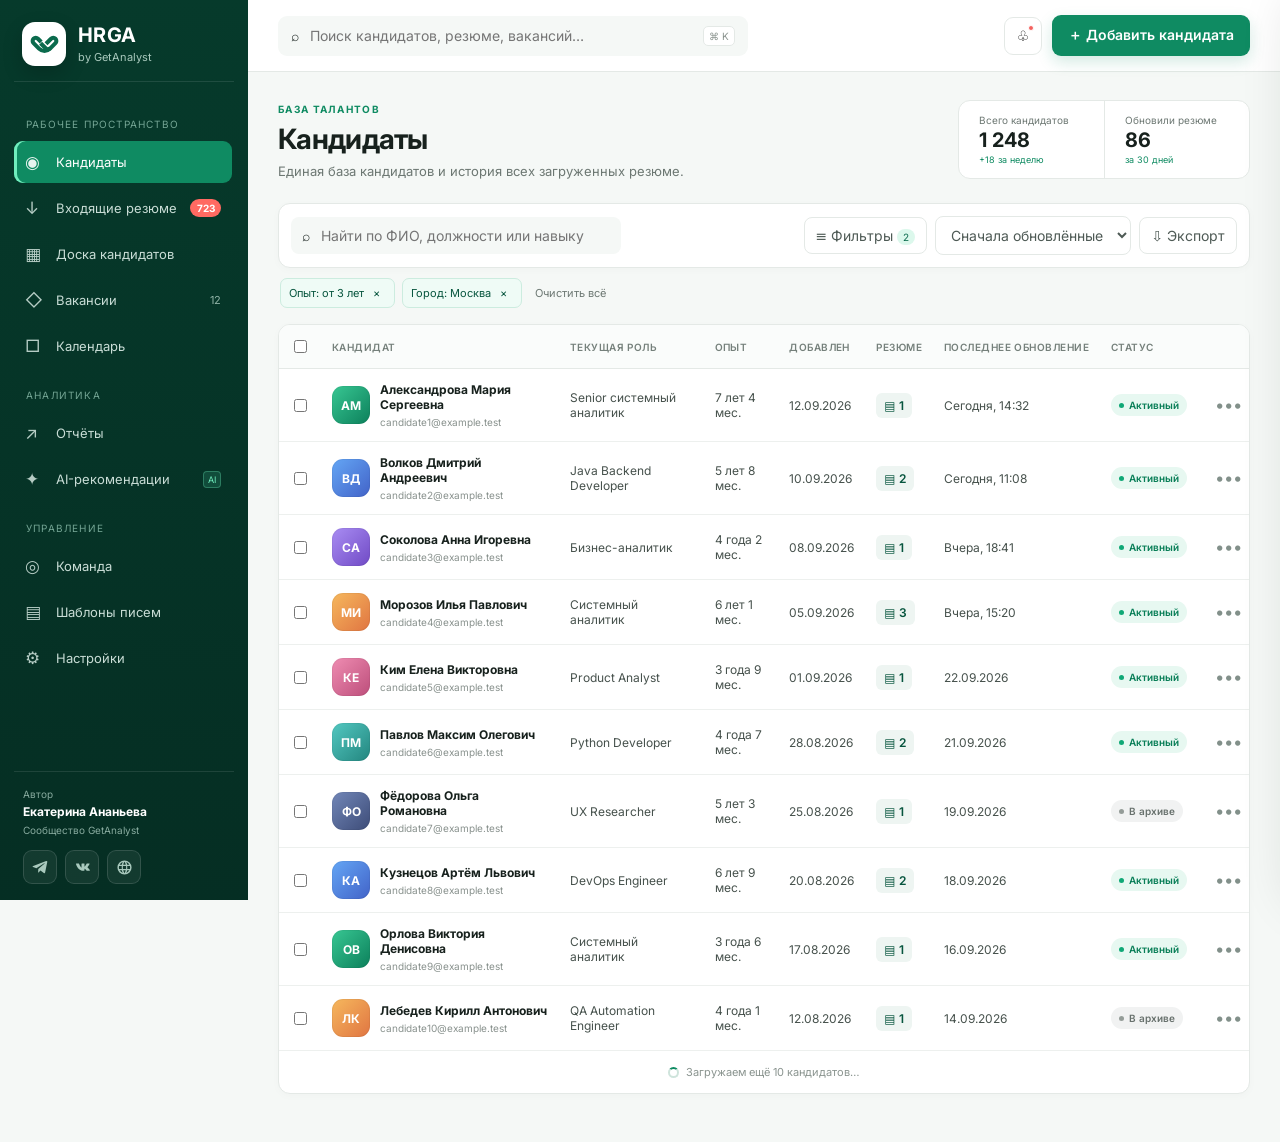
<file: index.html>
<!doctype html>
<html lang="ru">
<head>
  <meta charset="UTF-8">
  <meta name="viewport" content="width=device-width, initial-scale=1.0">
  <meta name="description" content="HRGA — интерактивный прототип ATS-системы GetAnalyst">
  <title>HRGA — ATS от GetAnalyst</title>
  <link rel="preconnect" href="https://fonts.googleapis.com">
  <link rel="preconnect" href="https://fonts.gstatic.com" crossorigin>
  <link href="https://fonts.googleapis.com/css2?family=Inter:wght@400;500;600;700&display=swap" rel="stylesheet">
  <link rel="stylesheet" href="styles.css">
</head>
<body>
  <div class="app-shell">
    <aside class="sidebar" id="sidebar">
      <div class="brand">
        <span class="brand-icon" aria-hidden="true">
          <svg class="brand-mark" viewBox="0 0 48 32">
            <path d="M13.2 26.4 4.8 18a8 8 0 0 1 0-11.3 8 8 0 0 1 11.3 0l5 5-4.5 4.5-5-5a1.65 1.65 0 0 0-2.3 0 1.65 1.65 0 0 0 0 2.3l8.4 8.4a8.9 8.9 0 0 0 12.6 0l8.4-8.4a1.65 1.65 0 0 0 0-2.3 1.65 1.65 0 0 0-2.3 0l-7.8 7.8-4.5-4.5 7.8-7.8a8 8 0 0 1 11.3 0 8 8 0 0 1 0 11.3l-8.4 8.4a15.25 15.25 0 0 1-21.6 0Z"/>
            <path d="m15.7 18.1 4.5-4.5 7.8 7.8a1.65 1.65 0 0 0 2.3 0l4.5 4.5a8 8 0 0 1-11.3 0l-7.8-7.8Z"/>
          </svg>
        </span>
        <div>
          <strong>HRGA</strong>
          <span>by GetAnalyst</span>
        </div>
      </div>

      <nav class="nav" aria-label="Основная навигация">
        <p class="nav-label">Рабочее пространство</p>
        <button class="nav-item active" data-view="candidates">
          <span class="nav-icon">◉</span><span>Кандидаты</span>
        </button>
        <button class="nav-item" data-view="inbox">
          <span class="nav-icon">↓</span><span>Входящие резюме</span><b class="nav-badge" id="inboxBadge">723</b>
        </button>
        <button class="nav-item" data-view="board">
          <span class="nav-icon">▦</span><span>Доска кандидатов</span>
        </button>
        <button class="nav-item" data-view="vacancies">
          <span class="nav-icon">◇</span><span>Вакансии</span><em>12</em>
        </button>
        <button class="nav-item" data-view="calendar">
          <span class="nav-icon">□</span><span>Календарь</span>
        </button>

        <p class="nav-label">Аналитика</p>
        <button class="nav-item" data-view="reports">
          <span class="nav-icon">↗</span><span>Отчёты</span>
        </button>
        <button class="nav-item" data-view="ai">
          <span class="nav-icon">✦</span><span>AI-рекомендации</span><i class="beta">AI</i>
        </button>

        <p class="nav-label">Управление</p>
        <button class="nav-item" data-view="team">
          <span class="nav-icon">◎</span><span>Команда</span>
        </button>
        <button class="nav-item" data-view="templates">
          <span class="nav-icon">▤</span><span>Шаблоны писем</span>
        </button>
        <button class="nav-item" data-view="settings">
          <span class="nav-icon">⚙</span><span>Настройки</span>
        </button>
      </nav>

      <footer class="sidebar-footer">
        <div class="sidebar-credit">
          <span>Автор</span>
          <strong>Екатерина Ананьева</strong>
          <span>Сообщество GetAnalyst</span>
        </div>
        <div class="social-links" aria-label="Ссылки GetAnalyst">
          <a href="https://t.me/getanalysts" target="_blank" rel="noopener noreferrer" aria-label="Telegram GetAnalyst" title="Telegram">
            <svg viewBox="0 0 24 24" aria-hidden="true"><path d="M21.7 3.4 18.5 19c-.2 1.1-.9 1.4-1.8.9l-4.8-3.5-2.3 2.2c-.3.3-.5.5-1 .5l.3-4.9 8.9-8c.4-.3-.1-.5-.6-.2l-11 6.9-4.7-1.5c-1-.3-1-1 .2-1.5L20 2.8c.8-.3 1.6.2 1.3.6Z"/></svg>
          </a>
          <a href="https://vk.com/getanalyst" target="_blank" rel="noopener noreferrer" aria-label="ВКонтакте GetAnalyst" title="ВКонтакте">
            <svg viewBox="0 0 24 24" aria-hidden="true"><path d="M3.4 6.3h3.1c.3 0 .5.2.6.5.7 2.1 1.8 3.9 3 5.2.2.2.5.1.5-.2V7c0-.4.2-.7.6-.7h3c.4 0 .6.2.6.6v3.4c0 .4.2.5.5.2 1.1-1.1 2-2.7 2.5-3.8.1-.3.3-.4.6-.4h3.1c.6 0 .8.3.5.8-.7 1.4-1.7 2.9-2.8 4.1-.3.3-.3.6 0 .9 1.2 1.1 2.4 2.4 3.1 3.6.3.5.1.8-.5.8h-3.5c-.3 0-.5-.1-.7-.4-.7-.9-1.4-1.7-2.3-2.4-.3-.2-.5-.1-.5.3v1.9c0 .4-.2.6-.6.6h-1.4C8.3 16.5 5 13.6 2.8 7c-.2-.4 0-.7.6-.7Z"/></svg>
          </a>
          <a href="https://getanalyst.ru" target="_blank" rel="noopener noreferrer" aria-label="Сайт GetAnalyst" title="Сайт GetAnalyst">
            <svg viewBox="0 0 24 24" aria-hidden="true"><path d="M12 2a10 10 0 1 0 0 20 10 10 0 0 0 0-20Zm6.9 6h-3.1a15.7 15.7 0 0 0-1.4-3.6A8.1 8.1 0 0 1 18.9 8ZM12 4c.8 1 1.5 2.3 1.8 4h-3.6C10.5 6.3 11.2 5 12 4ZM4.3 14a8 8 0 0 1 0-4h3.9a16 16 0 0 0 0 4H4.3Zm.8 2h3.1c.3 1.4.8 2.6 1.4 3.6A8.1 8.1 0 0 1 5.1 16ZM8.2 8H5.1a8.1 8.1 0 0 1 4.5-3.6A15.7 15.7 0 0 0 8.2 8ZM12 20c-.8-1-1.5-2.3-1.8-4h3.6c-.3 1.7-1 3-1.8 4Zm2.2-6H9.8a14.6 14.6 0 0 1 0-4h4.4a14.6 14.6 0 0 1 0 4Zm.2 5.6c.6-1 1.1-2.2 1.4-3.6h3.1a8.1 8.1 0 0 1-4.5 3.6Zm1.4-5.6a16 16 0 0 0 0-4h3.9a8 8 0 0 1 0 4h-3.9Z"/></svg>
          </a>
        </div>
      </footer>
    </aside>

    <div class="mobile-overlay" id="mobileOverlay"></div>

    <main class="main">
      <header class="topbar">
        <button class="mobile-menu" id="mobileMenu" aria-label="Открыть меню">☰</button>
        <label class="global-search">
          <span>⌕</span>
          <input type="search" id="globalSearch" placeholder="Поиск кандидатов, резюме, вакансий…">
          <kbd>⌘ K</kbd>
        </label>
        <div class="top-actions">
          <button class="icon-button" aria-label="Уведомления">♧<span></span></button>
          <button class="primary-button" id="addCandidate">＋ Добавить кандидата</button>
        </div>
      </header>

      <section class="view active" id="candidatesView">
        <div class="page-header">
          <div>
            <div class="eyebrow">База талантов</div>
            <h1>Кандидаты</h1>
            <p>Единая база кандидатов и история всех загруженных резюме.</p>
          </div>
          <div class="header-stats">
            <div><span>Всего кандидатов</span><strong>1 248</strong><small>+18 за неделю</small></div>
            <div><span>Обновили резюме</span><strong>86</strong><small>за 30 дней</small></div>
          </div>
        </div>

        <div class="toolbar card">
          <label class="table-search"><span>⌕</span><input id="candidateSearch" placeholder="Найти по ФИО, должности или навыку"></label>
          <div class="toolbar-actions">
            <button class="filter-button">≡ Фильтры <span>2</span></button>
            <select aria-label="Сортировка"><option>Сначала обновлённые</option><option>По опыту</option><option>По дате добавления</option></select>
            <button class="ghost-button">⇩ Экспорт</button>
          </div>
        </div>

        <div class="active-filters">
          <span>Опыт: от 3 лет <button>×</button></span>
          <span>Город: Москва <button>×</button></span>
          <button class="clear-filters">Очистить всё</button>
        </div>

        <div class="table-card card">
          <div class="table-wrap">
            <table>
              <thead>
                <tr>
                  <th class="checkbox-col"><input type="checkbox" aria-label="Выбрать всех"></th>
                  <th>Кандидат</th>
                  <th>Текущая роль</th>
                  <th>Опыт</th>
                  <th>Добавлен</th>
                  <th>Резюме</th>
                  <th>Последнее обновление</th>
                  <th>Статус</th>
                  <th></th>
                </tr>
              </thead>
              <tbody id="candidateRows"></tbody>
            </table>
          </div>
          <div class="load-status" id="loadStatus"><span class="spinner"></span> Прокрутите ниже, чтобы загрузить ещё</div>
        </div>
      </section>

      <section class="view" id="inboxView">
        <div class="page-header">
          <div>
            <div class="eyebrow">Новые отклики</div>
            <h1>Входящие резюме <span class="title-badge" id="titleBadge">723 новых</span></h1>
            <p>Новые резюме из карьерного сайта, job-площадок и почты.</p>
          </div>
          <div class="inbox-summary card">
            <span class="pulse-dot"></span>
            <div><strong>AI-анализ работает</strong><span>18 резюме обрабатываются прямо сейчас</span></div>
          </div>
        </div>

        <div class="toolbar card">
          <label class="table-search"><span>⌕</span><input id="resumeSearch" placeholder="Поиск по кандидату или вакансии"></label>
          <div class="toolbar-actions">
            <button class="ghost-button" id="markAllRead">✓ Отметить все прочитанными</button>
            <button class="filter-button">≡ Фильтры</button>
          </div>
        </div>

        <div class="inbox-tabs">
          <button class="active">Все <span>723</span></button>
          <button>Новые <span>723</span></button>
          <button>AI-оценка готова <span>681</span></button>
          <button>На обработке <span>42</span></button>
        </div>

        <div class="table-card card">
          <div class="table-wrap">
            <table>
              <thead>
                <tr>
                  <th class="checkbox-col"><input type="checkbox" aria-label="Выбрать все резюме"></th>
                  <th>Кандидат</th>
                  <th>Вакансия</th>
                  <th>Дата и время отклика</th>
                  <th>Источник</th>
                  <th>Оценка соответствия от AI</th>
                  <th>Статус</th>
                  <th></th>
                </tr>
              </thead>
              <tbody id="resumeRows"></tbody>
            </table>
          </div>
          <div class="table-footer"><span>Показано 10 из 723 резюме</span><div><button disabled>←</button><button class="active">1</button><button>2</button><button>3</button><button>…</button><button>73</button><button>→</button></div></div>
        </div>
      </section>

      <section class="view placeholder-view" id="placeholderView">
        <div class="placeholder-card card">
          <div class="placeholder-icon">✓</div>
          <h2 id="placeholderTitle">Раздел</h2>
          <p>Раздел уже предусмотрен в навигации HRGA и готов к дальнейшему наполнению.</p>
          <button class="primary-button" data-view="candidates">Вернуться к кандидатам</button>
        </div>
      </section>
    </main>
  </div>

  <div class="drawer-backdrop" id="drawerBackdrop"></div>
  <aside class="drawer" id="drawer" aria-hidden="true">
    <div class="drawer-top"><span id="drawerKicker">Карточка кандидата</span><button id="closeDrawer" aria-label="Закрыть">×</button></div>
    <div id="drawerContent"></div>
  </aside>

  <div class="toast" id="toast"><span>✓</span><b id="toastText">Готово</b></div>
  <script src="app.js"></script>
</body>
</html>
</file>
<file: styles.css>
:root {
  --green-950:#063a2b;
  --green-900:#07553e;
  --green-800:#0b6b4d;
  --green-700:#0f8b62;
  --green-600:#12a675;
  --green-500:#22c58b;
  --green-100:#dcf8ec;
  --green-50:#effbf6;
  --ink:#17211d;
  --muted:#6c7772;
  --line:#e4e9e6;
  --surface:#fff;
  --bg:#f5f8f6;
  --warning:#f59e0b;
  --danger:#d34848;
  --purple:#7454d6;
  --shadow:0 16px 40px rgba(18,52,40,.09);
}
*{box-sizing:border-box}
html{scroll-behavior:smooth}
body{margin:0;font-family:Inter,system-ui,-apple-system,sans-serif;color:var(--ink);background:var(--bg);font-size:14px}
button,input,select{font:inherit}
button{cursor:pointer}
.app-shell{min-height:100vh}
.sidebar{position:fixed;inset:0 auto 0 0;width:248px;background:linear-gradient(180deg,var(--green-950),#052e23);color:#fff;padding:22px 14px 16px;z-index:20;display:flex;flex-direction:column}
.brand{height:60px;display:flex;align-items:center;gap:12px;padding:0 8px 16px;border-bottom:1px solid rgba(255,255,255,.1);margin-bottom:18px}
.brand-icon{width:44px;height:44px;border-radius:13px;background:#fff;display:grid;place-items:center;box-shadow:0 8px 20px rgba(0,0,0,.18);flex:0 0 auto}
.brand-mark{width:31px;fill:var(--green-800)}
.brand strong{display:block;font-size:20px;letter-spacing:.4px}.brand span{font-size:11px;color:#a9c9bd}
.nav{display:flex;flex-direction:column;gap:4px;overflow:auto;padding-right:2px}.nav::-webkit-scrollbar{width:4px}.nav::-webkit-scrollbar-thumb{background:#36695a;border-radius:9px}
.nav-label{font-size:10px;text-transform:uppercase;letter-spacing:1.2px;color:#74a594;margin:18px 12px 7px}
.nav-item{border:0;background:transparent;color:#c9ddd6;border-radius:9px;min-height:42px;padding:0 11px;display:grid;grid-template-columns:25px 1fr auto;align-items:center;text-align:left;gap:6px;font-size:13px;transition:.2s}
.nav-item:hover{background:rgba(255,255,255,.07);color:#fff}.nav-item.active{background:var(--green-700);color:#fff;box-shadow:inset 3px 0 #70edbd}
.nav-icon{font-size:17px;opacity:.9}.nav-item em{font-style:normal;color:#8fb2a6;font-size:11px}.nav-badge{background:#ff6a62;color:#fff;min-width:31px;text-align:center;padding:3px 6px;border-radius:999px;font-size:10px}
.beta{font-style:normal;background:rgba(82,223,174,.15);color:#70edbd;border:1px solid rgba(112,237,189,.3);font-size:9px;border-radius:4px;padding:2px 4px}
.sidebar-footer{margin-top:auto;border-top:1px solid rgba(255,255,255,.1);padding:15px 9px 0}
.sidebar-credit span,.sidebar-credit strong{display:block}.sidebar-credit span{font-size:10px;color:#88ab9f;line-height:1.5}.sidebar-credit strong{font-size:12px;color:#fff;margin:2px 0 4px}
.social-links{display:flex;gap:8px;margin-top:12px}.social-links a{width:34px;height:34px;border:1px solid rgba(255,255,255,.13);border-radius:9px;background:rgba(255,255,255,.06);display:grid;place-items:center;color:#a9c9bd;transition:.2s}.social-links a:hover{background:var(--green-700);border-color:var(--green-600);color:#fff;transform:translateY(-1px)}.social-links svg{width:17px;height:17px;fill:currentColor}
.avatar{width:38px;height:38px;border-radius:11px;display:flex;align-items:center;justify-content:center;color:#fff;font-weight:700;font-size:12px;flex:0 0 auto;box-shadow:inset 0 0 0 1px rgba(0,0,0,.05)}
.avatar-green{background:linear-gradient(135deg,#38c793,#0c805b)}.avatar-blue{background:linear-gradient(135deg,#64a6f5,#4263c8)}.avatar-purple{background:linear-gradient(135deg,#a98df3,#704ac5)}.avatar-orange{background:linear-gradient(135deg,#f6b85d,#e07542)}.avatar-pink{background:linear-gradient(135deg,#ef8db2,#bd4e7b)}.avatar-teal{background:linear-gradient(135deg,#53c8c1,#23867f)}.avatar-navy{background:linear-gradient(135deg,#7287b8,#3d4c78)}
.main{margin-left:248px;min-width:0}.topbar{height:72px;background:#fff;border-bottom:1px solid var(--line);padding:0 30px;display:flex;align-items:center;justify-content:space-between;position:sticky;top:0;z-index:10}
.global-search,.table-search{display:flex;align-items:center;gap:9px}.global-search{width:min(470px,45vw);background:var(--bg);border:1px solid transparent;border-radius:9px;padding:9px 12px}.global-search:focus-within{border-color:#b8ddcf;background:#fff}.global-search input,.table-search input{border:0;outline:0;background:transparent;width:100%;color:var(--ink)}.global-search kbd{font:10px Inter;background:#fff;border:1px solid var(--line);border-radius:5px;padding:3px 5px;color:#8b948f;white-space:nowrap}
.top-actions{display:flex;align-items:center;gap:10px}.icon-button{width:38px;height:38px;border:1px solid var(--line);background:#fff;border-radius:9px;position:relative}.icon-button span{position:absolute;width:6px;height:6px;background:#f4615e;border-radius:50%;right:7px;top:7px;border:1px solid #fff}
.primary-button{border:0;background:var(--green-700);color:#fff;border-radius:9px;padding:11px 16px;font-weight:600;box-shadow:0 6px 15px rgba(15,139,98,.18)}.primary-button:hover{background:var(--green-800)}
.view{display:none;padding:28px 30px 48px}.view.active{display:block}.page-header{display:flex;justify-content:space-between;align-items:flex-end;gap:30px;margin-bottom:24px}.eyebrow{text-transform:uppercase;color:var(--green-700);font-size:10px;letter-spacing:1.3px;font-weight:700;margin-bottom:7px}.page-header h1{font-size:28px;margin:0 0 7px;letter-spacing:-.7px}.page-header p{margin:0;color:var(--muted);font-size:13px}
.header-stats{display:flex;background:#fff;border:1px solid var(--line);border-radius:12px}.header-stats>div{padding:13px 20px;min-width:145px}.header-stats>div+div{border-left:1px solid var(--line)}.header-stats span,.header-stats small{display:block}.header-stats span{font-size:10px;color:var(--muted)}.header-stats strong{font-size:20px;line-height:28px}.header-stats small{font-size:9px;color:var(--green-700)}
.card{background:#fff;border:1px solid var(--line);border-radius:12px;box-shadow:0 2px 8px rgba(20,48,38,.025)}
.toolbar{padding:12px;display:flex;align-items:center;justify-content:space-between;gap:12px}.table-search{background:var(--bg);border-radius:8px;padding:9px 11px;min-width:330px}.toolbar-actions{display:flex;gap:8px;align-items:center}.toolbar button,.toolbar select{border:1px solid var(--line);background:#fff;border-radius:8px;padding:9px 11px;color:#4e5a55}.toolbar select{outline:none}.filter-button span{background:var(--green-100);color:var(--green-800);border-radius:99px;padding:2px 6px;font-size:10px}.ghost-button:hover,.filter-button:hover{border-color:#b4d9cb;color:var(--green-800)}
.active-filters{display:flex;gap:7px;align-items:center;margin:10px 2px 16px}.active-filters>span{background:var(--green-50);border:1px solid #ccecdf;color:var(--green-900);padding:6px 8px;border-radius:7px;font-size:11px}.active-filters button{border:0;background:transparent;color:inherit}.clear-filters{color:var(--muted)!important;font-size:11px!important}
.table-card{overflow:hidden}.table-wrap{overflow-x:auto}table{width:100%;border-collapse:collapse;min-width:980px}th{background:#fafcfb;text-align:left;color:#75807b;font-size:10px;font-weight:600;text-transform:uppercase;letter-spacing:.45px;padding:12px 11px;border-bottom:1px solid var(--line);white-space:nowrap}td{padding:13px 11px;border-bottom:1px solid #edf0ee;color:#46514c;font-size:12px;vertical-align:middle}tbody tr{transition:.15s}tbody tr.clickable:hover{background:#f4fbf8;cursor:pointer}tbody tr.unread{background:#f8fcfa}tbody tr.unread td:first-child{box-shadow:inset 3px 0 var(--green-500)}.checkbox-col{width:38px;text-align:center}input[type=checkbox]{accent-color:var(--green-700)}
.candidate-cell{display:flex;align-items:center;gap:10px;min-width:190px}.candidate-cell strong{display:block;color:#17211d;font-size:12px}.candidate-cell span{display:block;color:#89928e;font-size:10px;margin-top:4px}.resume-count{display:inline-flex;align-items:center;gap:5px;background:#eef5f2;color:var(--green-900);padding:5px 8px;border-radius:6px;font-weight:600}.status{display:inline-flex;align-items:center;gap:5px;border-radius:99px;padding:5px 8px;font-size:10px;font-weight:600;white-space:nowrap}.status::before{content:"";width:5px;height:5px;border-radius:50%}.status.active{background:#e7f8f1;color:#087e57}.status.active::before{background:#10a876}.status.archive{background:#f1f2f2;color:#68716d}.status.archive::before{background:#949c98}.status.new{background:#eaf5ff;color:#3471ad}.status.new::before{background:#4f99dd}.status.review{background:#fff4db;color:#9d6810}.status.review::before{background:#edae37}
.row-menu{border:0;background:transparent;color:#82908a;font-size:17px}.load-status{text-align:center;padding:14px;color:#8a948f;font-size:11px}.spinner{display:inline-block;width:11px;height:11px;border:2px solid #cfe4dc;border-top-color:var(--green-700);border-radius:50%;vertical-align:-2px;margin-right:4px}.load-status.loading .spinner{animation:spin .7s linear infinite}@keyframes spin{to{transform:rotate(360deg)}}
.title-badge{font-size:10px;vertical-align:5px;background:#ffebe9;color:#d24f49;border-radius:99px;padding:4px 7px;margin-left:5px;letter-spacing:0}.inbox-summary{display:flex;align-items:center;gap:10px;padding:13px 16px;min-width:290px}.inbox-summary strong,.inbox-summary span{display:block}.inbox-summary strong{font-size:11px}.inbox-summary span{font-size:9px;color:var(--muted);margin-top:3px}.pulse-dot{width:10px;height:10px;background:var(--green-500);border-radius:50%;box-shadow:0 0 0 5px var(--green-100);margin:0 4px}.inbox-tabs{display:flex;gap:4px;border-bottom:1px solid var(--line);margin:14px 0 0;padding:0 4px}.inbox-tabs button{border:0;background:transparent;padding:11px 12px;color:#737d78;font-size:11px;border-bottom:2px solid transparent}.inbox-tabs button.active{color:var(--green-800);border-color:var(--green-700);font-weight:600}.inbox-tabs span{background:#ecf0ee;border-radius:99px;padding:2px 5px;font-size:9px}
.ai-score{display:flex;align-items:center;gap:8px;min-width:130px}.score-ring{--score:80;width:33px;height:33px;border-radius:50%;background:conic-gradient(var(--ring-color,var(--green-600)) calc(var(--score)*1%),#e7ece9 0);display:grid;place-items:center;position:relative;font-size:9px;font-weight:700;color:#26322d}.score-ring::before{content:"";position:absolute;inset:4px;background:#fff;border-radius:50%}.score-ring b{position:relative}.ai-score>span{font-size:10px;color:#59645f}.score-high{--ring-color:#16a774}.score-mid{--ring-color:#e6a52e}.score-low{--ring-color:#d95a5a}.ai-processing{display:flex;align-items:center;gap:8px;color:#7055b4;font-size:10px}.ai-processing .spinner{width:24px;height:24px;border-color:#e7e0f8;border-top-color:#7d5bc7}
.source-tag{background:#f0f3f2;border-radius:5px;padding:4px 6px;font-size:9px;white-space:nowrap}.unread-dot{width:7px;height:7px;border-radius:50%;background:var(--green-500);display:inline-block;margin-right:4px}.table-footer{display:flex;justify-content:space-between;align-items:center;padding:13px 16px;color:var(--muted);font-size:10px}.table-footer div{display:flex;gap:4px}.table-footer button{width:28px;height:28px;border:1px solid var(--line);background:#fff;border-radius:6px;color:#65706b}.table-footer button.active{background:var(--green-700);color:#fff;border-color:var(--green-700)}
.placeholder-view{min-height:70vh;place-items:center}.placeholder-view.active{display:grid}.placeholder-card{text-align:center;padding:52px;max-width:520px}.placeholder-icon{width:52px;height:52px;border-radius:15px;background:var(--green-100);color:var(--green-800);display:grid;place-items:center;margin:0 auto 18px;font-size:25px}.placeholder-card h2{margin:0 0 8px}.placeholder-card p{color:var(--muted);margin:0 0 22px}
.drawer-backdrop{position:fixed;inset:0;background:rgba(4,22,16,.42);z-index:40;opacity:0;pointer-events:none;transition:.25s}.drawer-backdrop.open{opacity:1;pointer-events:auto}.drawer{position:fixed;right:0;top:0;bottom:0;width:min(680px,94vw);background:#fff;z-index:50;transform:translateX(105%);transition:.32s cubic-bezier(.22,.8,.32,1);overflow-y:auto;box-shadow:-20px 0 50px rgba(4,28,19,.14)}.drawer.open{transform:translateX(0)}.drawer-top{position:sticky;top:0;background:rgba(255,255,255,.95);backdrop-filter:blur(10px);height:58px;border-bottom:1px solid var(--line);display:flex;align-items:center;justify-content:space-between;padding:0 25px;z-index:2}.drawer-top span{color:var(--muted);font-size:11px}.drawer-top button{border:0;background:var(--bg);font-size:25px;width:34px;height:34px;border-radius:8px;color:#55615c}.drawer-body{padding:24px 26px 50px}.profile-head{display:flex;align-items:flex-start;gap:15px;padding-bottom:22px;border-bottom:1px solid var(--line)}.profile-head .avatar{width:58px;height:58px;font-size:16px;border-radius:15px}.profile-head h2{font-size:21px;margin:2px 0 5px}.profile-head p{margin:0;color:var(--muted);font-size:12px}.profile-meta{display:flex;gap:8px;flex-wrap:wrap;margin-top:9px}.profile-meta span{background:var(--bg);border:1px solid var(--line);border-radius:6px;padding:5px 7px;font-size:10px;color:#59645f}.drawer-actions{margin-left:auto;display:flex;gap:7px}.drawer-actions button{border:1px solid var(--line);background:#fff;border-radius:8px;padding:8px 10px;color:#55605b}.detail-grid{display:grid;grid-template-columns:1fr 1fr;gap:11px;margin:18px 0}.detail-box{background:#f8faf9;border:1px solid var(--line);border-radius:9px;padding:12px}.detail-box span{display:block;color:var(--muted);font-size:9px;text-transform:uppercase;letter-spacing:.5px;margin-bottom:5px}.detail-box strong{font-size:11px}.section-title{display:flex;justify-content:space-between;align-items:center;margin:24px 0 12px}.section-title h3{font-size:13px;margin:0}.section-title span{color:var(--muted);font-size:10px}.summary-text{font-size:12px;line-height:1.65;color:#48534e}.skill-list{display:flex;gap:6px;flex-wrap:wrap}.skill-list span{background:var(--green-50);border:1px solid #d4eee4;color:var(--green-900);padding:6px 8px;border-radius:6px;font-size:10px}.timeline{border-left:2px solid #dfe7e3;margin-left:5px;padding-left:17px}.timeline-item{position:relative;padding:0 0 18px}.timeline-item::before{content:"";position:absolute;width:8px;height:8px;border-radius:50%;background:var(--green-600);left:-22px;top:4px;box-shadow:0 0 0 4px #e8f7f1}.timeline-item strong{font-size:11px}.timeline-item span{display:block;color:var(--muted);font-size:10px;margin-top:3px}.timeline-item p{font-size:11px;line-height:1.55;margin:8px 0 0;color:#5f6a65}.resume-file{display:flex;align-items:center;gap:10px;border:1px solid var(--line);padding:11px;border-radius:9px;margin-top:8px}.file-icon{width:35px;height:35px;border-radius:8px;background:#ffebe9;color:#d4514b;display:grid;place-items:center;font-size:9px;font-weight:700}.resume-file strong,.resume-file span{display:block}.resume-file strong{font-size:11px}.resume-file span{font-size:9px;color:var(--muted);margin-top:3px}.resume-file button{margin-left:auto;border:0;background:var(--green-50);color:var(--green-800);padding:7px 9px;border-radius:7px;font-size:10px}
.resume-switcher{display:flex;gap:7px}.resume-switcher button{border:1px solid var(--line);background:#fff;border-radius:7px;padding:7px 9px;font-size:10px;color:#58635e}.resume-switcher button.active{background:var(--green-800);color:#fff;border-color:var(--green-800)}.latest-label{display:inline-flex;color:var(--green-800);background:var(--green-100);border-radius:99px;padding:4px 7px;font-size:9px;margin-left:5px}
.ai-panel{border:1px solid #cfe9df;background:linear-gradient(135deg,#f5fcf9,#fff);border-radius:12px;padding:17px;margin:17px 0}.ai-panel.processing{border-color:#ded7f2;background:linear-gradient(135deg,#f8f5ff,#fff)}.ai-heading{display:flex;align-items:center;justify-content:space-between;gap:12px}.ai-heading h3{font-size:13px;margin:0}.big-score{font-size:25px;color:var(--green-800);font-weight:700}.big-score small{font-size:11px;color:var(--muted)}.ai-comment{border-top:1px solid #dcebe5;margin-top:12px;padding-top:12px}.ai-comment p{font-size:11px;line-height:1.6;margin:0 0 9px;color:#46524d}.match-bars{display:grid;grid-template-columns:1fr 1fr;gap:8px;margin-top:12px}.match-bar{background:#fff;border:1px solid var(--line);border-radius:8px;padding:9px}.match-bar span{font-size:9px;color:var(--muted)}.match-bar strong{float:right;font-size:10px}.bar{height:4px;background:#e7ece9;border-radius:9px;margin-top:7px}.bar i{display:block;height:100%;background:var(--green-500);border-radius:9px}.processing-state{text-align:center;padding:30px 15px}.processing-state .spinner{width:35px;height:35px;border-width:3px}.processing-state h3{font-size:13px;margin:13px 0 6px}.processing-state p{font-size:10px;color:var(--muted);margin:0;line-height:1.5}
.toast{position:fixed;bottom:25px;left:50%;transform:translate(-50%,90px);opacity:0;background:#183c30;color:#fff;border-radius:10px;padding:12px 16px;box-shadow:var(--shadow);z-index:90;transition:.25s;display:flex;gap:8px;align-items:center;font-size:11px}.toast.show{transform:translate(-50%,0);opacity:1}.toast span{color:#67e7b7}
.mobile-menu{display:none;border:0;background:transparent;font-size:21px}.mobile-overlay{display:none}
@media (max-width:1050px){.header-stats{display:none}.page-header{align-items:center}.view{padding:24px 20px}.topbar{padding:0 20px}.toolbar{align-items:stretch;flex-direction:column}.table-search{min-width:0}.toolbar-actions{flex-wrap:wrap}.inbox-summary{display:none}}
@media (max-width:760px){.sidebar{transform:translateX(-100%);transition:.25s}.sidebar.open{transform:translateX(0)}.mobile-overlay{display:block;position:fixed;inset:0;background:rgba(0,0,0,.3);z-index:15;opacity:0;pointer-events:none}.mobile-overlay.open{opacity:1;pointer-events:auto}.main{margin-left:0}.mobile-menu{display:block}.topbar{height:62px;gap:10px}.global-search{flex:1;width:auto}.global-search kbd{display:none}.top-actions .icon-button{display:none}.primary-button{font-size:11px;padding:10px}.view{padding:20px 14px}.page-header h1{font-size:24px}.toolbar-actions select{max-width:170px}.active-filters{overflow-x:auto}.detail-grid,.match-bars{grid-template-columns:1fr}.profile-head{flex-wrap:wrap}.drawer-actions{width:100%;margin-left:73px}.table-footer{align-items:flex-start;gap:10px;flex-direction:column}}
@media (max-width:480px){.top-actions .primary-button{font-size:0;width:38px;height:38px;padding:0}.top-actions .primary-button::first-letter{font-size:18px}.global-search input::placeholder{color:transparent}.page-header{align-items:flex-start}.title-badge{display:inline-block}.toolbar-actions{display:grid;grid-template-columns:1fr 1fr}.toolbar-actions select{width:100%}.drawer-body{padding:18px}.inbox-tabs{overflow-x:auto}.inbox-tabs button{white-space:nowrap}}
</file>
